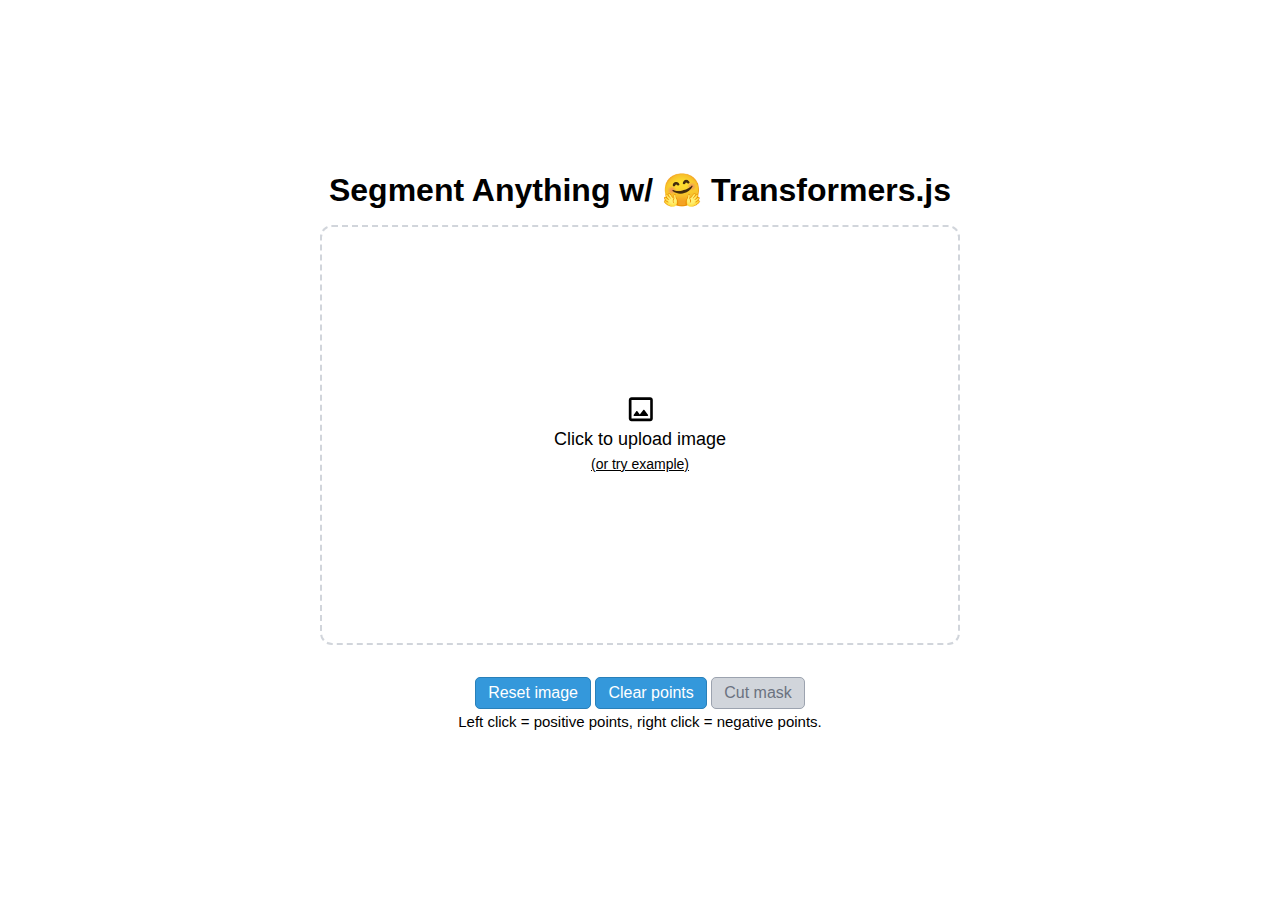
<file: demos/webgpu-sam/index.html>
<!DOCTYPE html>
<html lang="en">

<head>
    <meta charset="UTF-8" />
    <link rel="stylesheet" href="index.css" />

    <meta name="viewport" content="width=device-width, initial-scale=1.0" />
    <title>Transformers.js - Segment Anything</title>
</head>

<body>
    <h1>Segment Anything w/ 🤗 Transformers.js</h1>
    <div id="container">
        <label id="upload-button" for="upload">
            <svg width="25" height="25" viewBox="0 0 25 25" fill="none" xmlns="http://www.w3.org/2000/svg">
                <path fill="#000"
                    d="M3.5 24.3a3 3 0 0 1-1.9-.8c-.5-.5-.8-1.2-.8-1.9V2.9c0-.7.3-1.3.8-1.9.6-.5 1.2-.7 2-.7h18.6c.7 0 1.3.2 1.9.7.5.6.7 1.2.7 2v18.6c0 .7-.2 1.4-.7 1.9a3 3 0 0 1-2 .8H3.6Zm0-2.7h18.7V2.9H3.5v18.7Zm2.7-2.7h13.3c.3 0 .5 0 .6-.3v-.7l-3.7-5a.6.6 0 0 0-.6-.2c-.2 0-.4 0-.5.3l-3.5 4.6-2.4-3.3a.6.6 0 0 0-.6-.3c-.2 0-.4.1-.5.3l-2.7 3.6c-.1.2-.2.4 0 .7.1.2.3.3.6.3Z">
                </path>
            </svg>
            Click to upload image
            <label id="example">(or try example)</label>
        </label>
        <canvas id="mask-output"></canvas>
    </div>
    <label id="status"></label>
    <div id="controls">
        <button id="reset-image">Reset image</button>
        <button id="clear-points">Clear points</button>
        <button id="cut-mask" disabled>Cut mask</button>
    </div>
    <p id="information">
        Left click = positive points, right click = negative points.
    </p>
    <input id="upload" type="file" accept="image/*" />

    <script src="index.js" type="module"></script>
</body>

</html>
</file>
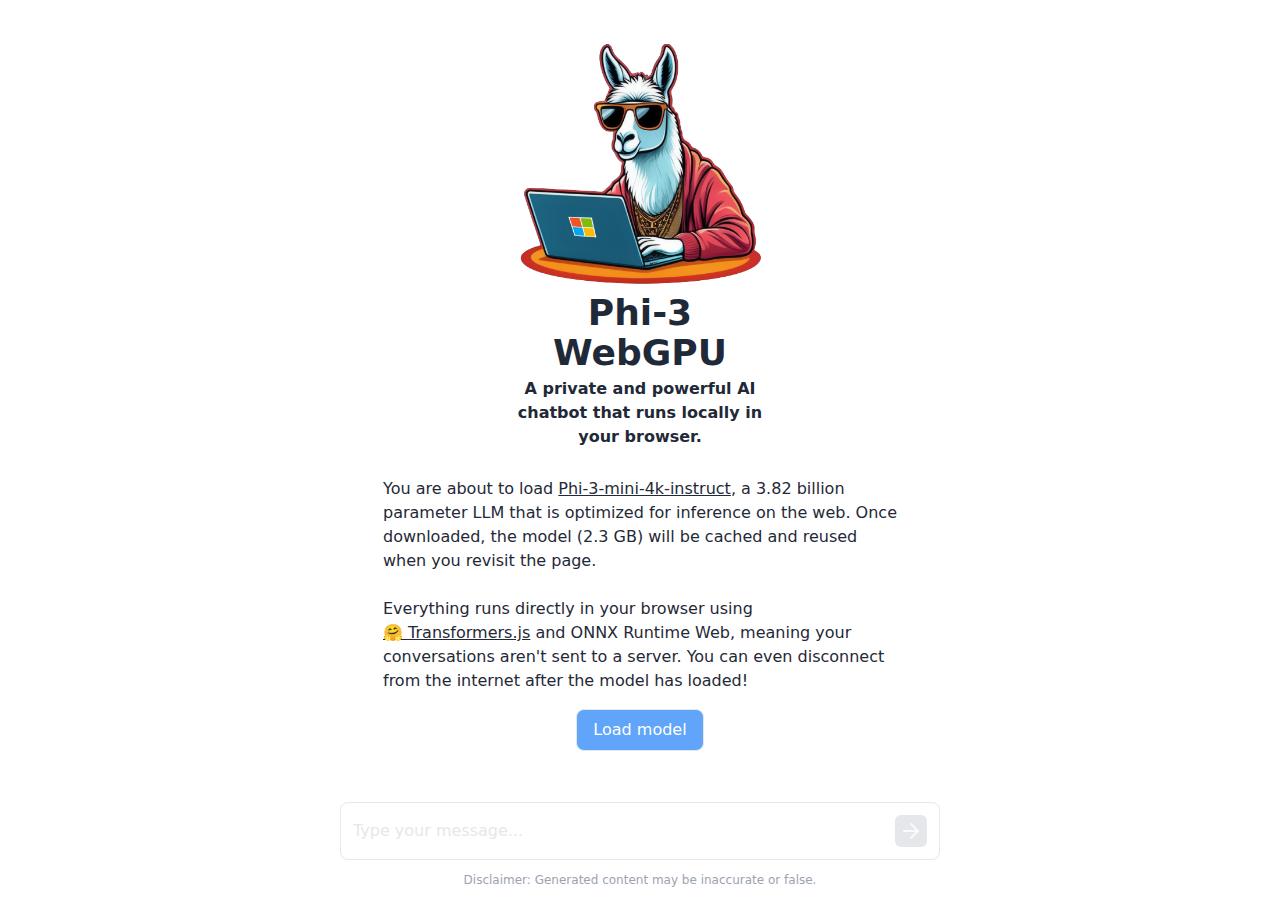
<file: demos/webgpu-tjs-phi3/index.html>
<!doctype html>
<html lang="en">

<head>
  <meta charset="UTF-8" />
  <link rel="icon" type="image/svg+xml" href="/vite.svg" />
  <meta name="viewport" content="width=device-width, initial-scale=1.0" />
  <title>Phi-3 WebGPU</title>
  <script type="module" crossorigin src="assets/index-MGeDY1NI.js"></script>
  <link rel="stylesheet" crossorigin href="assets/index-BtOgDd9V.css">
</head>

<body>
  <div id="root"></div>

</body>

</html>
</file>
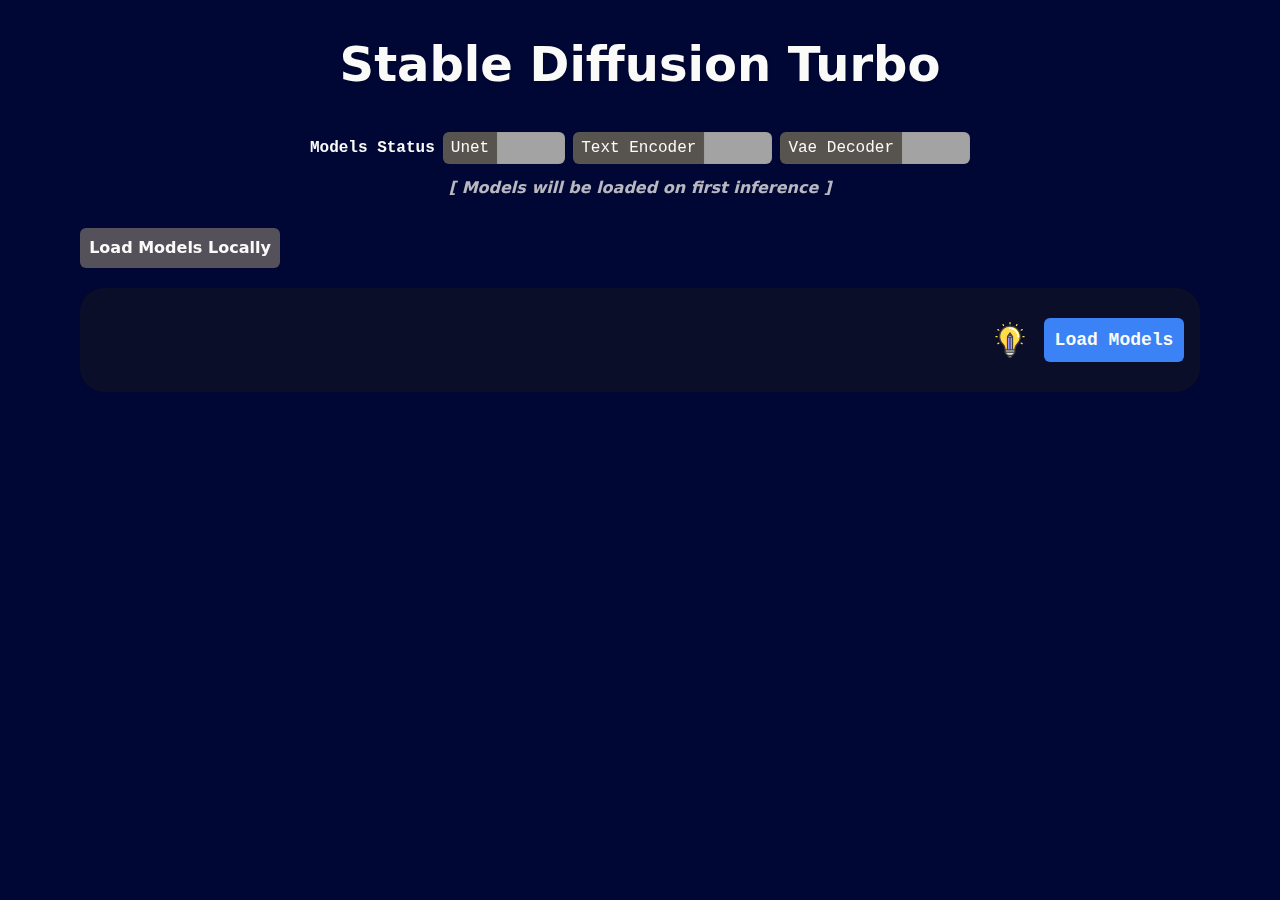
<file: demos/webgpu-stable-diffusion/stable-diffusion.html>
<!--
 *  Copyright (C) 2024 Intel Corporation. All rights reserved.
 *  Licensed under the Apache License 2.0. See LICENSE in the project root for license information.
 *  SPDX-License-Identifier: Apache-2.0
  -->

<!doctype html>
<html lang="en">
  <head>
    <meta charset="UTF-8" />
    <meta name="viewport" content="width=device-width, initial-scale=1.0" />
    <link href="../../style/tailwind.css" rel="stylesheet" />
    <link href="../../style/general.css" rel="stylesheet" />
    <title>Stable Diffusion Turbo</title>

    <style>
      textarea:focus {
        outline: none;
        border: 1px solid #000;
      }

      section#progressDisplaySection,
      section#imageDisplaySection {
        transition: all 0.7s ease-in-out;
      }
      section#imageDisplaySection.disappear,
      section#progressDisplaySection.disappear {
        margin-top: 0;
        padding: 0;
        opacity: 0;
        max-height: 0;
      }

      section#imageDisplaySection.disappear {
        & div,
        & canvas {
          max-height: 0;
        }
      }

      section#progressDisplaySection {
        opacity: 1;
        max-height: 150px;
      }

      section#imageDisplaySection {
        div#canvasWrapper {
          backdrop-filter: blur(10px);
          box-shadow: 10px 15px 20px 1px rgba(0, 0, 0, 0.15);
        }
        opacity: 1;
        max-height: 600px;
      }

      section#promptInputSection.running-mode {
        & textarea,
        & button {
          cursor: not-allowed;
          opacity: 0.6;
        }
      }
    </style>
  </head>
  <body>
    <div id="naviBar" class="sticky top-0 z-50"></div>

    <div class="main-content container mx-auto my-8 w-full px-8 lg:px-20">
      <div>
        <h1 class="text-shadow-sm">
          <span
            class="mt-2 font-sans block text-3xl font-extrabold md:text-4xl lg:text-5xl text-stone-50 text-center"
            >Stable Diffusion Turbo</span
          >
        </h1>
      </div>

      <div>
        <section id="modelStatusPanel" class="grid grid-rows">
          <div
            class="text-nowrap justify-self-center flex gap-2 2xl:gap-4 items-center text-stone-100 max-w-100 rounded-2xl backdrop-blur-xl px-2 font-mono mt-10"
          >
            <div class="text-md text-stone-50 font-semibold">Models Status</div>

            <div class="flex flex-wrap items-center gap-2 2xl:gap-4">
              <div class="flex items-center justify-between">
                <span
                  class="rounded-l-md bg-stone-600 px-2 py-1 text-stone-50 ring-1 ring-inset ring-stone-500/10"
                >
                  Unet</span
                >

                <span
                  id="unetStatusBar"
                  class="rounded-r-md bg-neutral-400 min-h-[32px] min-w-[68px] px-2 py-1 text-stone-50 ring-1 ring-inset ring-stone-500/10"
                >
                </span>
              </div>
              <div class="flex items-center justify-between">
                <span
                  class="rounded-l-md bg-stone-600 px-2 py-1 text-stone-50 ring-1 ring-inset ring-stone-500/10"
                >
                  Text Encoder</span
                >

                <span
                  id="text_encoderStatusBar"
                  class="rounded-r-md bg-neutral-400 min-h-[32px] min-w-[68px] px-2 py-1 my-1 text-stone-50 ring-1 ring-inset ring-stone-500/10"
                >
                </span>
              </div>
              <div class="flex items-center justify-between">
                <span
                  class="rounded-l-md bg-stone-600 px-2 py-1 text-stone-50 ring-1 ring-inset ring-stone-500/10"
                >
                  Vae Decoder</span
                >

                <span
                  id="vae_decoderStatusBar"
                  class="rounded-r-md bg-neutral-400 min-h-[32px] min-w-[68px] px-2 py-1 my-1 text-stone-50 ring-1 ring-inset ring-stone-500/10"
                >
                </span>
              </div>
            </div>
          </div>

          <div
            id="loadModelPromptContent"
            class="justify-self-center italic p-2 text-stone-200/80 text-md font-semibold"
          >
            [ Models will be loaded on first inference ]
          </div>

          <div class="w-full flex justify-between gap-4 items-center mt-5">
            <div class="relative">
              <button
                id="loadModelBtn"
                class="w-[200px] control-entry bg-stone-500/70 hover:bg-stone-500 duration-200 text-stone-50 font-semibold p-2 rounded-md"
              >
                Load Models Locally
              </button>
              <div
                id="modelPopover"
                class="transition-all ease-in-out delay-300 -z-50 opacity-0 absolute -top-[80px] left-[160px] backdrop-blur-xl"
              >
                <div
                  class="w-screen max-w-[300px] flex flex-col overflow-hidden rounded-2xl bg-stone-50/30 p-2"
                >
                  <span class="font-semibold text-md p-2 italic"
                    >Required files</span
                  >

                  <div
                    class="min-h-[40px] flex bg-stone-200 rounded-md text-sm items-center justify-between gap-2 font-mono p-1 m-1"
                  >
                    <a
                      class="text-gray-900 font-semibold text-indigo-600 px-1"
                      href="https://huggingface.co/schmuell/sd-turbo-ort-web/tree/main/unet"
                      target="_blank"
                      >Unet
                      <span
                        id="unetStatusFlag"
                        class="hidden text-lg text-green-600"
                        >√</span
                      ></a
                    >

                    <button
                      class="px-2 mx-2 rounded-md text-stone-50 outline outline-1 bg-stone-500/50 hover:bg-stone-500/90"
                    >
                      <label class="cursor-pointer" for="uploadInput4Unet"
                        >Load</label
                      >
                      <input
                        style="display: none"
                        type="file"
                        id="uploadInput4Unet"
                        multiple
                      />
                    </button>
                  </div>

                  <div
                    class="min-h-[40px] flex bg-stone-200 rounded-md text-sm items-center justify-between gap-2 font-mono p-1 m-1"
                  >
                    <a
                      class="text-gray-900 font-semibold text-indigo-600 px-1"
                      href="https://huggingface.co/schmuell/sd-turbo-ort-web/tree/main/unet"
                      target="_blank"
                      >Vae Decoder
                      <span
                        id="vae_decoderStatusFlag"
                        class="hidden text-lg text-green-600"
                        >√</span
                      ></a
                    >

                    <button
                      class="px-2 mx-2 rounded-md text-stone-50 outline outline-1 bg-stone-500/50 hover:bg-stone-500/90"
                    >
                      <label
                        class="cursor-pointer"
                        for="uploadInput4vae_decoder"
                        >Load</label
                      >
                      <input
                        style="display: none"
                        type="file"
                        id="uploadInput4vae_decoder"
                        multiple
                      />
                    </button>
                  </div>

                  <div
                    class="min-h-[40px] flex bg-stone-200 rounded-md text-sm items-center justify-between gap-2 font-mono p-1 m-1"
                  >
                    <a
                      class="text-gray-900 font-semibold text-indigo-600 px-1"
                      href="https://huggingface.co/schmuell/sd-turbo-ort-web/tree/main/unet"
                      target="_blank"
                      >Text Encoder
                      <span
                        id="text_encoderStatusFlag"
                        class="hidden text-lg text-green-600"
                        >√</span
                      ></a
                    >

                    <button
                      class="px-2 mx-2 rounded-md text-stone-50 outline outline-1 bg-stone-500/50 hover:bg-stone-500/90"
                    >
                      <label
                        class="cursor-pointer"
                        for="uploadInput4text_encoder"
                        >Load</label
                      >
                      <input
                        style="display: none"
                        type="file"
                        id="uploadInput4text_encoder"
                        multiple
                      />
                    </button>
                  </div>
                </div>
              </div>
            </div>

            <div
              id="progressBar"
              class="relative hidden rounded-2xl w-full min-h-[30px] bg-stone-200/40 flex items-center justify-between font-mono"
            ></div>

            <div
              class="rounded-md bg-stone-50/60 text-base font-semibold text-stone-800 mt-2 2xl:mt-0"
            >
              <button id="logPanel" class="hidden p-2" disabled>
                Loading models...
              </button>
            </div>
          </div>
        </section>
        <section
          id="progressDisplaySection"
          class="grid place-items-center mt-10 2xl:mt-20 p-4 disappear"
        >
          <div
            class="w-4/5 backdrop-blur-md flex flex-col items-center gap-y-3 text-stone-100"
          >
            <div class="text-left w-full -mb-1">
              <span
                id="downloadPrompt"
                class="font-mono items-center px-2"
              ></span>
            </div>

            <div
              id="unetModelWrapper"
              class="relative hidden rounded-2xl w-full min-h-[30px] bg-stone-200/40 flex items-center justify-between font-mono"
            ></div>

            <div
              id="text_encoderModelWrapper"
              class="relative hidden rounded-2xl w-full min-h-[30px] bg-stone-200/40 flex items-center justify-between font-mono"
            ></div>

            <div
              id="vae_decoderModelWrapper"
              class="relative hidden rounded-2xl w-full min-h-[30px] bg-stone-200/40 flex items-center justify-between font-mono"
            ></div>
          </div>
        </section>
        <section
          id="imageDisplaySection"
          class="disappear 2xl:mt-20 p-4 grid place-items-center"
        >
          <div
            id="canvasWrapper"
            class="bg-stone-900/40 w-[512px] h-[512px] rounded-3xl"
          >
            <div
              id="generatingProgress"
              class="absolute_center grid justify-items-center"
            >
              <svg
                class="py-2"
                width="80"
                height="80"
                viewBox="0 0 25 25"
                fill="none"
                xmlns="http://www.w3.org/2000/svg"
              >
                <path
                  fill="#000"
                  d="M3.5 24.3a3 3 0 0 1-1.9-.8c-.5-.5-.8-1.2-.8-1.9V2.9c0-.7.3-1.3.8-1.9.6-.5 1.2-.7 2-.7h18.6c.7 0 1.3.2 1.9.7.5.6.7 1.2.7 2v18.6c0 .7-.2 1.4-.7 1.9a3 3 0 0 1-2 .8H3.6Zm0-2.7h18.7V2.9H3.5v18.7Zm2.7-2.7h13.3c.3 0 .5 0 .6-.3v-.7l-3.7-5a.6.6 0 0 0-.6-.2c-.2 0-.4 0-.5.3l-3.5 4.6-2.4-3.3a.6.6 0 0 0-.6-.3c-.2 0-.4.1-.5.3l-2.7 3.6c-.1.2-.2.4 0 .7.1.2.3.3.6.3Z"
                ></path>
              </svg>
              <div
                class="inline-flex items-center rounded-md bg-stone-50/60 px-2 py-1 text-base font-semibold text-stone-500 ring-1 ring-inset ring-stone-500/10"
              >
                <button id="status" disabled>Generating Image...</button>
              </div>
            </div>

            <canvas id="canvas" width="512" height="512">
              Canvas is not supported. You'll need to try a newer browser
              version or another browser.
            </canvas>
          </div>
        </section>
        <section
          id="promptInputSection"
          class="relative flex bg-stone-900/40 backdrop-blur-md font-mono text-stone-50 rounded-3xl p-4 mt-5 2xl:mt-10"
        >
          <div class="absolute_center">
            <svg
              fill="#5693f5"
              version="1.1"
              id="loadingIcon"
              class="animate-spin hidden"
              height="30px"
              width="30px"
              xmlns="http://www.w3.org/2000/svg"
              xmlns:xlink="http://www.w3.org/1999/xlink"
              viewBox="0 0 330 330"
              xml:space="preserve"
              stroke="#5693f5"
            >
              <g id="SVGRepo_bgCarrier" stroke-width="0"></g>
              <g
                id="SVGRepo_tracerCarrier"
                stroke-linecap="round"
                stroke-linejoin="round"
              ></g>
              <g id="SVGRepo_iconCarrier">
                <g id="XMLID_2_">
                  <path
                    id="XMLID_4_"
                    d="M97.5,165c0-8.284-6.716-15-15-15h-60c-8.284,0-15,6.716-15,15s6.716,15,15,15h60 C90.784,180,97.5,173.284,97.5,165z"
                  ></path>
                  <path
                    id="XMLID_5_"
                    d="M307.5,150h-30c-8.284,0-15,6.716-15,15s6.716,15,15,15h30c8.284,0,15-6.716,15-15S315.784,150,307.5,150z"
                  ></path>
                  <path
                    id="XMLID_6_"
                    d="M172.5,90c8.284,0,15-6.716,15-15V15c0-8.284-6.716-15-15-15s-15,6.716-15,15v60 C157.5,83.284,164.216,90,172.5,90z"
                  ></path>
                  <path
                    id="XMLID_7_"
                    d="M172.501,240c-8.284,0-15,6.716-15,15v60c0,8.284,6.716,15,15,15c8.284,0,15-6.716,15-15v-60 C187.501,246.716,180.785,240,172.501,240z"
                  ></path>
                  <path
                    id="XMLID_8_"
                    d="M77.04,48.327c-5.856-5.858-15.354-5.857-21.213,0c-5.858,5.858-5.858,15.355,0,21.213l42.427,42.428 c2.929,2.929,6.768,4.394,10.606,4.394c3.838,0,7.678-1.465,10.606-4.393c5.858-5.858,5.858-15.355,0-21.213L77.04,48.327z"
                  ></path>
                  <path
                    id="XMLID_9_"
                    d="M246.746,218.034c-5.857-5.857-15.355-5.857-21.213,0c-5.858,5.858-5.857,15.355,0,21.213l42.428,42.426 c2.929,2.929,6.768,4.393,10.607,4.393c3.839,0,7.678-1.465,10.606-4.393c5.858-5.858,5.858-15.355,0-21.213L246.746,218.034z"
                  ></path>
                  <path
                    id="XMLID_10_"
                    d="M98.254,218.034L55.828,260.46c-5.858,5.858-5.858,15.355,0,21.213c2.929,2.929,6.768,4.393,10.607,4.393 c3.839,0,7.678-1.464,10.606-4.393l42.426-42.426c5.858-5.858,5.858-15.355,0-21.213 C113.609,212.176,104.111,212.176,98.254,218.034z"
                  ></path>
                </g>
              </g>
            </svg>
          </div>
          <textarea
            class="w-full font-sans lg:text-lg"
            rows="3"
            id="userInput"
            style="
              resize: none;
              height: 72px;
              border-width: 0px;
              background-color: transparent;
            "
          ></textarea>
          <div class="flex flex-row-reverse items-center gap-x-4 text-lg">
            <button
              id="loadModelsTriggerBtn"
              type="button"
              class="w-[140px] ease-in-out bg-blue-500 hover:-translate-y-1 hover:bg-indigo-500 duration-200 text-stone-50 font-semibold p-2 rounded-md"
            >
              Load Models
            </button>

            <button
              id="generateTriggerBtn"
              type="button"
              class="hidden ease-in-out bg-blue-500 hover:-translate-y-1 hover:bg-indigo-500 duration-200 text-stone-50 font-semibold p-2 rounded-md"
            >
              Generate
            </button>

            <button
              id="promptInspireBtn"
              title="Give me one prompt"
              class="pl-2"
            >
              <svg
                class="transition ease-in-out hover:-translate-y-1 duration-200 brightness-125"
                width="36px"
                height="36px"
                version="1.1"
                id="Layer_1"
                xmlns="http://www.w3.org/2000/svg"
                xmlns:xlink="http://www.w3.org/1999/xlink"
                viewBox="0 0 511.999 511.999"
                xml:space="preserve"
                fill="#000000"
              >
                <g id="SVGRepo_bgCarrier" stroke-width="0"></g>
                <g
                  id="SVGRepo_tracerCarrier"
                  stroke-linecap="round"
                  stroke-linejoin="round"
                ></g>
                <g id="SVGRepo_iconCarrier">
                  <path
                    style="fill: #999999"
                    d="M279.883,474.891v11.037c0,9.32-7.554,16.875-16.875,16.875h-14.005 c-9.32,0-16.875-7.554-16.875-16.875v-11.037c4.317,1.006,8.817,1.545,13.453,1.545h20.836 C271.053,476.436,275.554,475.896,279.883,474.891z"
                  ></path>
                  <g>
                    <path
                      style="fill: #b3b3b3"
                      d="M187.76,428.608h136.492c-4.329,22.847-21.866,41.021-44.369,46.282 c-4.329,1.006-8.83,1.545-13.465,1.545h-20.836c-4.636,0-9.136-0.54-13.453-1.545C209.626,469.63,192.089,451.455,187.76,428.608z"
                    ></path>
                    <path
                      style="fill: #b3b3b3"
                      d="M325.295,396.503v21.056c0,3.777-0.356,7.468-1.042,11.049H187.76 c-0.687-3.581-1.042-7.272-1.042-11.049v-21.056h33.111h36.177h36.177H325.295z"
                    ></path>
                  </g>
                  <path
                    style="fill: #f95428"
                    d="M256.006,155.133l19.205,28.647c-5.482,3.691-12.092,5.85-19.205,5.85s-13.711-2.146-19.205-5.85 L256.006,155.133z"
                  ></path>
                  <path
                    style="fill: #cccccc"
                    d="M275.211,183.78l16.973,25.312h-0.012c-11.54,4.991-23.852,7.481-36.165,7.481 c-12.325,0-24.637-2.489-36.177-7.481l16.973-25.312c5.494,3.704,12.092,5.85,19.205,5.85 C263.119,189.63,269.729,187.472,275.211,183.78z"
                  ></path>
                  <g>
                    <path
                      style="fill: #8684f5"
                      d="M292.183,209.092v187.41h-36.177V216.585v-0.012c12.313,0,24.625-2.489,36.165-7.481H292.183z"
                    ></path>
                    <path
                      style="fill: #8684f5"
                      d="M256.006,216.585v179.917h-36.177v-187.41c11.54,4.991,23.852,7.481,36.177,7.481V216.585z"
                    ></path>
                  </g>
                  <path
                    style="fill: #f7b239"
                    d="M402.837,206.554c0,39.77-15.82,75.837-41.487,102.277c-22.871,23.546-36.055,54.842-36.055,87.672 h-33.111v-187.41l-16.973-25.312l-19.205-28.647l-19.205,28.647l-16.973,25.312v187.41h-33.111 c0-32.891-13.281-64.163-36.165-87.782c-25.189-25.986-40.862-61.256-41.377-100.18c-1.067-80.657,64.064-147.664,144.709-148.805 C335.952,58.583,402.837,124.756,402.837,206.554z"
                  ></path>
                  <g>
                    <path
                      style="fill: #ffffff"
                      d="M372.178,215.751c-5.08,0-9.198-4.118-9.198-9.198c0-47.507-31.917-89.812-77.618-102.877 c-4.883-1.397-7.711-6.487-6.314-11.372c1.397-4.885,6.489-7.71,11.371-6.316c53.553,15.311,90.956,64.888,90.956,120.563 C381.376,211.633,377.258,215.751,372.178,215.751z"
                    ></path>
                    <path
                      style="fill: #ffffff"
                      d="M262.39,99.751c-0.162,0-0.325-0.004-0.488-0.012c-2.081-0.109-4.124-0.157-6.075-0.159 c-0.438,0-0.876,0-1.313,0.01c-5.065,0.114-9.285-3.917-9.395-8.995c-0.11-5.078,3.917-9.285,8.995-9.395 c2.846-0.061,5.749,0.012,8.75,0.17c5.073,0.266,8.97,4.594,8.705,9.666C271.311,95.943,267.25,99.751,262.39,99.751z"
                    ></path>
                  </g>
                  <g>
                    <path
                      style="fill: #f7b239"
                      d="M455.337,217.738h-16.053c-5.08,0-9.198-4.118-9.198-9.198s4.118-9.198,9.198-9.198h16.053 c5.08,0,9.198,4.118,9.198,9.198S460.416,217.738,455.337,217.738z"
                    ></path>
                    <path
                      style="fill: #f7b239"
                      d="M72.703,217.738H56.662c-5.08,0-9.198-4.118-9.198-9.198s4.118-9.198,9.198-9.198h16.041 c5.08,0,9.198,4.118,9.198,9.198S77.784,217.738,72.703,217.738z"
                    ></path>
                    <path
                      style="fill: #f7b239"
                      d="M414.727,126.094c-3.181,0-6.275-1.652-7.977-4.607c-2.536-4.401-1.024-10.025,3.377-12.561 l13.919-8.02c4.401-2.535,10.025-1.024,12.561,3.377c2.536,4.401,1.024,10.025-3.377,12.561l-13.919,8.02 C417.866,125.698,416.286,126.094,414.727,126.094z"
                    ></path>
                    <path
                      style="fill: #f7b239"
                      d="M83.381,317.404c-3.179,0-6.27-1.649-7.974-4.601c-2.54-4.399-1.031-10.024,3.368-12.564 l13.895-8.02c4.4-2.54,10.024-1.031,12.564,3.368c2.54,4.399,1.031,10.024-3.368,12.564l-13.895,8.02 C86.522,317.007,84.94,317.404,83.381,317.404z"
                    ></path>
                    <path
                      style="fill: #f7b239"
                      d="M347.63,59.013c-1.561,0-3.143-0.397-4.591-1.235c-4.399-2.541-5.905-8.166-3.365-12.565 l8.033-13.907c2.541-4.399,8.167-5.905,12.565-3.364c4.399,2.541,5.905,8.166,3.365,12.565l-8.033,13.907 C353.899,57.365,350.808,59.013,347.63,59.013z"
                    ></path>
                    <path
                      style="fill: #f7b239"
                      d="M256.006,34.46c-5.08,0-9.198-4.118-9.198-9.198V9.198c0-5.08,4.118-9.198,9.198-9.198 s9.198,4.118,9.198,9.198v16.065C265.204,30.342,261.086,34.46,256.006,34.46z"
                    ></path>
                    <path
                      style="fill: #f7b239"
                      d="M164.369,59.013c-3.177,0-6.269-1.648-7.972-4.599l-8.033-13.907 c-2.541-4.399-1.034-10.024,3.365-12.565c4.398-2.54,10.023-1.035,12.565,3.364l8.033,13.907 c2.541,4.399,1.034,10.024-3.365,12.565C167.512,58.616,165.93,59.013,164.369,59.013z"
                    ></path>
                    <path
                      style="fill: #f7b239"
                      d="M97.271,126.094c-1.559,0-3.139-0.396-4.587-1.231l-13.907-8.02c-4.4-2.537-5.91-8.163-3.372-12.563 c2.537-4.401,8.161-5.911,12.563-3.372l13.907,8.02c4.4,2.537,5.91,8.163,3.372,12.563 C103.544,124.444,100.45,126.094,97.271,126.094z"
                    ></path>
                    <path
                      style="fill: #f7b239"
                      d="M428.63,317.404c-1.56,0-3.142-0.397-4.59-1.234l-13.895-8.02c-4.399-2.54-5.907-8.165-3.368-12.564 c2.54-4.4,8.165-5.906,12.564-3.368l13.895,8.02c4.399,2.54,5.907,8.165,3.368,12.564 C434.901,315.755,431.809,317.404,428.63,317.404z"
                    ></path>
                  </g>
                  <path
                    style="fill: #333333"
                    d="M365.546,95.448c-29.969-29.55-69.665-45.5-111.789-44.906 c-85.928,1.207-154.91,72.139-153.773,158.117c0.529,39.95,16.14,77.759,43.958,106.463c21.649,22.338,33.571,51.24,33.571,81.384 v21.058c0,29.592,18.988,54.821,45.414,64.178v4.186c0,14.376,11.696,26.072,26.072,26.072h14.004 c14.376,0,26.072-11.696,26.072-26.072v-4.187c26.424-9.358,45.409-34.587,45.409-64.177v-21.058 c0-30.189,11.882-59.051,33.46-81.269c28.428-29.273,44.083-67.87,44.083-108.681C412.029,164.462,395.522,125.004,365.546,95.448z M195.909,417.561v-11.86h120.182v11.86c0,0.619-0.025,1.234-0.047,1.848H195.956C195.934,418.796,195.909,418.182,195.909,417.561z M265.198,225.308c5.997-0.548,11.948-1.643,17.782-3.267v165.265h-17.782V225.308z M239.855,195.729 c5.098,2.033,10.558,3.098,16.146,3.098c5.586,0,11.043-1.066,16.142-3.098l5.787,8.632c-14.326,3.966-29.539,3.966-43.864,0 L239.855,195.729z M250.513,179.832l5.487-8.183l5.487,8.183c-1.787,0.395-3.623,0.6-5.484,0.6 C254.138,180.432,252.3,180.228,250.513,179.832z M229.02,222.042c5.834,1.624,11.784,2.718,17.782,3.267v161.998H229.02V222.042z M270.681,485.927c0,4.233-3.444,7.677-7.677,7.677H249c-4.233,0-7.677-3.444-7.677-7.677v-0.441 c1.412,0.087,2.829,0.147,4.263,0.147h20.831c1.434,0,2.854-0.06,4.266-0.147v0.441H270.681z M266.415,467.238h-20.831 c-20.183,0-37.581-12.107-45.347-29.432h111.524C303.996,455.132,286.599,467.238,266.415,467.238z M354.749,302.42 c-22.735,23.412-36.15,53.264-38.336,84.888h-15.039V209.092c0-1.824-0.542-3.607-1.559-5.122l-36.177-53.959 c-1.708-2.547-4.573-4.075-7.639-4.075c-3.066,0-5.932,1.528-7.639,4.075l-36.177,53.959c-1.015,1.515-1.559,3.298-1.559,5.122 v178.215h-15.041c-2.194-31.586-15.641-61.473-38.432-84.988c-24.538-25.319-38.307-58.668-38.773-93.904 c-0.484-36.559,13.405-71.25,39.107-97.685c25.705-26.439,59.988-41.281,96.532-41.795c0.666-0.01,1.331-0.013,1.997-0.013 c36.413,0,70.657,14.027,96.618,39.626c26.441,26.072,41.003,60.878,41.003,98.008C393.634,242.553,379.824,276.599,354.749,302.42z "
                  ></path>
                </g>
              </svg>
            </button>
          </div>
        </section>
      </div>

      <div id="status" style="font: 1em consolas"></div>
    </div>

    <footer id="footer"></footer>
  </body>

  <script type="module" src="./stable-diffusion.js"></script>
</html>
</file>
<file: demos/webgpu-sam/index.css>
* {
    box-sizing: border-box;
    padding: 0;
    margin: 0;
    font-family: sans-serif;
}

html,
body {
    height: 100%;
}

body {
    padding: 16px 32px;
}

body,
#container,
#upload-button {
    display: flex;
    flex-direction: column;
    justify-content: center;
    align-items: center;
}

h1 {
    text-align: center;
}

#container {
    position: relative;
    width: 640px;
    height: 420px;
    max-width: 100%;
    max-height: 100%;
    border: 2px dashed #D1D5DB;
    border-radius: 0.75rem;
    overflow: hidden;
    cursor: pointer;
    margin-top: 1rem;
    background-size: 100% 100%;
    background-position: center;
    background-repeat: no-repeat;
}

#mask-output {
    position: absolute;
    width: 100%;
    height: 100%;
    pointer-events: none;
}

#upload-button {
    gap: 0.4rem;
    font-size: 18px;
    cursor: pointer;
}

#upload {
    display: none;
}

svg {
    pointer-events: none;
}

#example {
    font-size: 14px;
    text-decoration: underline;
    cursor: pointer;
}

#example:hover {
    color: #2563EB;
}

canvas {
    position: absolute;
    width: 100%;
    height: 100%;
    opacity: 0.6;
}

#status {
    min-height: 16px;
    margin: 8px 0;
}

.icon {
    height: 16px;
    width: 16px;
    position: absolute;
    transform: translate(-50%, -50%);
}

#controls>button {
    padding: 6px 12px;
    background-color: #3498db;
    color: white;
    border: 1px solid #2980b9;
    border-radius: 5px;
    cursor: pointer;
    font-size: 16px;
}

#controls>button:disabled {
    background-color: #d1d5db;
    color: #6b7280;
    border: 1px solid #9ca3af;
    cursor: not-allowed;
}

#information {
    margin-top: 0.25rem;
    font-size: 15px;
}
</file>
<file: demos/webgpu-tjs-phi3/assets/index-BtOgDd9V.css>
@scope (.markdown){pre{margin:.5rem 0;white-space:break-spaces}code{padding:.2em .4em;border-radius:4px;font-family:Consolas,Monaco,Andale Mono,Ubuntu Mono,monospace;font-size:.9em}pre,code{background-color:#f2f2f2}@media (prefers-color-scheme: dark){pre,code{background-color:#333}}pre:has(code){padding:1rem .5rem}pre>code{padding:0}h1,h2,h3,h4,h5,h6{font-weight:600;line-height:1.2}h1{font-size:2em;margin:1rem 0}h2{font-size:1.5em;margin:.83rem 0}h3{font-size:1.25em;margin:.67rem 0}h4{font-size:1em;margin:.5rem 0}h5{font-size:.875em;margin:.33rem 0}h6{font-size:.75em;margin:.25rem 0}h1,h2,h3,h4,h5,h6:first-child{margin-top:0}ul{list-style-type:disc;margin-left:1.5rem}ol{list-style-type:decimal;margin-left:1.5rem}li{margin:.25rem 0}p:not(:first-child){margin-top:.75rem}p:not(:last-child){margin-bottom:.75rem}}*,:before,:after{box-sizing:border-box;border-width:0;border-style:solid;border-color:#e5e7eb}:before,:after{--tw-content: ""}html,:host{line-height:1.5;-webkit-text-size-adjust:100%;-moz-tab-size:4;-o-tab-size:4;tab-size:4;font-family:ui-sans-serif,system-ui,sans-serif,"Apple Color Emoji","Segoe UI Emoji",Segoe UI Symbol,"Noto Color Emoji";font-feature-settings:normal;font-variation-settings:normal;-webkit-tap-highlight-color:transparent}body{margin:0;line-height:inherit}hr{height:0;color:inherit;border-top-width:1px}abbr:where([title]){-webkit-text-decoration:underline dotted;text-decoration:underline dotted}h1,h2,h3,h4,h5,h6{font-size:inherit;font-weight:inherit}a{color:inherit;text-decoration:inherit}b,strong{font-weight:bolder}code,kbd,samp,pre{font-family:ui-monospace,SFMono-Regular,Menlo,Monaco,Consolas,Liberation Mono,Courier New,monospace;font-feature-settings:normal;font-variation-settings:normal;font-size:1em}small{font-size:80%}sub,sup{font-size:75%;line-height:0;position:relative;vertical-align:baseline}sub{bottom:-.25em}sup{top:-.5em}table{text-indent:0;border-color:inherit;border-collapse:collapse}button,input,optgroup,select,textarea{font-family:inherit;font-feature-settings:inherit;font-variation-settings:inherit;font-size:100%;font-weight:inherit;line-height:inherit;letter-spacing:inherit;color:inherit;margin:0;padding:0}button,select{text-transform:none}button,input:where([type=button]),input:where([type=reset]),input:where([type=submit]){-webkit-appearance:button;background-color:transparent;background-image:none}:-moz-focusring{outline:auto}:-moz-ui-invalid{box-shadow:none}progress{vertical-align:baseline}::-webkit-inner-spin-button,::-webkit-outer-spin-button{height:auto}[type=search]{-webkit-appearance:textfield;outline-offset:-2px}::-webkit-search-decoration{-webkit-appearance:none}::-webkit-file-upload-button{-webkit-appearance:button;font:inherit}summary{display:list-item}blockquote,dl,dd,h1,h2,h3,h4,h5,h6,hr,figure,p,pre{margin:0}fieldset{margin:0;padding:0}legend{padding:0}ol,ul,menu{list-style:none;margin:0;padding:0}dialog{padding:0}textarea{resize:vertical}input::-moz-placeholder,textarea::-moz-placeholder{opacity:1;color:#9ca3af}input::placeholder,textarea::placeholder{opacity:1;color:#9ca3af}button,[role=button]{cursor:pointer}:disabled{cursor:default}img,svg,video,canvas,audio,iframe,embed,object{display:block;vertical-align:middle}img,video{max-width:100%;height:auto}[hidden]{display:none}*,:before,:after{--tw-border-spacing-x: 0;--tw-border-spacing-y: 0;--tw-translate-x: 0;--tw-translate-y: 0;--tw-rotate: 0;--tw-skew-x: 0;--tw-skew-y: 0;--tw-scale-x: 1;--tw-scale-y: 1;--tw-pan-x: ;--tw-pan-y: ;--tw-pinch-zoom: ;--tw-scroll-snap-strictness: proximity;--tw-gradient-from-position: ;--tw-gradient-via-position: ;--tw-gradient-to-position: ;--tw-ordinal: ;--tw-slashed-zero: ;--tw-numeric-figure: ;--tw-numeric-spacing: ;--tw-numeric-fraction: ;--tw-ring-inset: ;--tw-ring-offset-width: 0px;--tw-ring-offset-color: #fff;--tw-ring-color: rgb(59 130 246 / .5);--tw-ring-offset-shadow: 0 0 #0000;--tw-ring-shadow: 0 0 #0000;--tw-shadow: 0 0 #0000;--tw-shadow-colored: 0 0 #0000;--tw-blur: ;--tw-brightness: ;--tw-contrast: ;--tw-grayscale: ;--tw-hue-rotate: ;--tw-invert: ;--tw-saturate: ;--tw-sepia: ;--tw-drop-shadow: ;--tw-backdrop-blur: ;--tw-backdrop-brightness: ;--tw-backdrop-contrast: ;--tw-backdrop-grayscale: ;--tw-backdrop-hue-rotate: ;--tw-backdrop-invert: ;--tw-backdrop-opacity: ;--tw-backdrop-saturate: ;--tw-backdrop-sepia: ;--tw-contain-size: ;--tw-contain-layout: ;--tw-contain-paint: ;--tw-contain-style: }::backdrop{--tw-border-spacing-x: 0;--tw-border-spacing-y: 0;--tw-translate-x: 0;--tw-translate-y: 0;--tw-rotate: 0;--tw-skew-x: 0;--tw-skew-y: 0;--tw-scale-x: 1;--tw-scale-y: 1;--tw-pan-x: ;--tw-pan-y: ;--tw-pinch-zoom: ;--tw-scroll-snap-strictness: proximity;--tw-gradient-from-position: ;--tw-gradient-via-position: ;--tw-gradient-to-position: ;--tw-ordinal: ;--tw-slashed-zero: ;--tw-numeric-figure: ;--tw-numeric-spacing: ;--tw-numeric-fraction: ;--tw-ring-inset: ;--tw-ring-offset-width: 0px;--tw-ring-offset-color: #fff;--tw-ring-color: rgb(59 130 246 / .5);--tw-ring-offset-shadow: 0 0 #0000;--tw-ring-shadow: 0 0 #0000;--tw-shadow: 0 0 #0000;--tw-shadow-colored: 0 0 #0000;--tw-blur: ;--tw-brightness: ;--tw-contrast: ;--tw-grayscale: ;--tw-hue-rotate: ;--tw-invert: ;--tw-saturate: ;--tw-sepia: ;--tw-drop-shadow: ;--tw-backdrop-blur: ;--tw-backdrop-brightness: ;--tw-backdrop-contrast: ;--tw-backdrop-grayscale: ;--tw-backdrop-hue-rotate: ;--tw-backdrop-invert: ;--tw-backdrop-opacity: ;--tw-backdrop-saturate: ;--tw-backdrop-sepia: ;--tw-contain-size: ;--tw-contain-layout: ;--tw-contain-paint: ;--tw-contain-style: }.static{position:static}.fixed{position:fixed}.absolute{position:absolute}.relative{position:relative}.bottom-0{bottom:0}.bottom-3{bottom:.75rem}.right-3{right:.75rem}.z-10{z-index:10}.mx-auto{margin-left:auto;margin-right:auto}.my-3{margin-top:.75rem;margin-bottom:.75rem}.mb-0{margin-bottom:0}.mb-0\.5{margin-bottom:.125rem}.mb-1{margin-bottom:.25rem}.mb-3{margin-bottom:.75rem}.mb-4{margin-bottom:1rem}.mr-1{margin-right:.25rem}.mt-2{margin-top:.5rem}.mt-auto{margin-top:auto}.block{display:block}.flex{display:flex}.h-2{height:.5rem}.h-2\.5{height:.625rem}.h-6{height:1.5rem}.h-8{height:2rem}.h-full{height:100%}.h-screen{height:100vh}.max-h-\[200px\]{max-height:200px}.min-h-6{min-height:1.5rem}.w-2{width:.5rem}.w-2\.5{width:.625rem}.w-6{width:1.5rem}.w-8{width:2rem}.w-\[550px\]{width:550px}.w-\[600px\]{width:600px}.w-full{width:100%}.w-screen{width:100vw}.min-w-6{min-width:1.5rem}.max-w-\[250px\]{max-width:250px}.max-w-\[500px\]{max-width:500px}.max-w-\[514px\]{max-width:514px}.max-w-\[80\%\]{max-width:80%}.max-w-\[960px\]{max-width:960px}.flex-1{flex:1 1 0%}@keyframes pulse{50%{opacity:.5}}.animate-pulse{animation:pulse 2s cubic-bezier(.4,0,.6,1) infinite}.cursor-pointer{cursor:pointer}.select-none{-webkit-user-select:none;-moz-user-select:none;user-select:none}.resize-none{resize:none}.flex-col{flex-direction:column}.items-start{align-items:flex-start}.items-center{align-items:center}.justify-end{justify-content:flex-end}.justify-center{justify-content:center}.gap-1{gap:.25rem}.space-x-4>:not([hidden])~:not([hidden]){--tw-space-x-reverse: 0;margin-right:calc(1rem * var(--tw-space-x-reverse));margin-left:calc(1rem * calc(1 - var(--tw-space-x-reverse)))}.space-y-4>:not([hidden])~:not([hidden]){--tw-space-y-reverse: 0;margin-top:calc(1rem * calc(1 - var(--tw-space-y-reverse)));margin-bottom:calc(1rem * var(--tw-space-y-reverse))}.overflow-auto{overflow:auto}.overflow-hidden{overflow:hidden}.overflow-y-auto{overflow-y:auto}.whitespace-nowrap{white-space:nowrap}.rounded-full{border-radius:9999px}.rounded-lg{border-radius:.5rem}.rounded-md{border-radius:.375rem}.border{border-width:1px}.border-none{border-style:none}.bg-black{--tw-bg-opacity: 1;background-color:rgb(0 0 0 / var(--tw-bg-opacity))}.bg-blue-400{--tw-bg-opacity: 1;background-color:rgb(96 165 250 / var(--tw-bg-opacity))}.bg-blue-500{--tw-bg-opacity: 1;background-color:rgb(59 130 246 / var(--tw-bg-opacity))}.bg-gray-100{--tw-bg-opacity: 1;background-color:rgb(243 244 246 / var(--tw-bg-opacity))}.bg-gray-200{--tw-bg-opacity: 1;background-color:rgb(229 231 235 / var(--tw-bg-opacity))}.bg-gray-600{--tw-bg-opacity: 1;background-color:rgb(75 85 99 / var(--tw-bg-opacity))}.bg-gray-800{--tw-bg-opacity: 1;background-color:rgb(31 41 55 / var(--tw-bg-opacity))}.bg-transparent{background-color:transparent}.bg-white{--tw-bg-opacity: 1;background-color:rgb(255 255 255 / var(--tw-bg-opacity))}.bg-opacity-\[92\%\]{--tw-bg-opacity: 92%}.p-1{padding:.25rem}.p-4{padding:1rem}.p-6{padding:1.5rem}.px-1{padding-left:.25rem;padding-right:.25rem}.px-3{padding-left:.75rem;padding-right:.75rem}.px-4{padding-left:1rem;padding-right:1rem}.py-2{padding-top:.5rem;padding-bottom:.5rem}.py-4{padding-top:1rem;padding-bottom:1rem}.text-left{text-align:left}.text-center{text-align:center}.text-2xl{font-size:1.5rem;line-height:2rem}.text-4xl{font-size:2.25rem;line-height:2.5rem}.text-sm{font-size:.875rem;line-height:1.25rem}.text-xl{font-size:1.25rem;line-height:1.75rem}.text-xs{font-size:.75rem;line-height:1rem}.font-bold{font-weight:700}.font-medium{font-weight:500}.font-semibold{font-weight:600}.text-black{--tw-text-opacity: 1;color:rgb(0 0 0 / var(--tw-text-opacity))}.text-gray-400{--tw-text-opacity: 1;color:rgb(156 163 175 / var(--tw-text-opacity))}.text-gray-50{--tw-text-opacity: 1;color:rgb(249 250 251 / var(--tw-text-opacity))}.text-gray-500{--tw-text-opacity: 1;color:rgb(107 114 128 / var(--tw-text-opacity))}.text-gray-800{--tw-text-opacity: 1;color:rgb(31 41 55 / var(--tw-text-opacity))}.text-white{--tw-text-opacity: 1;color:rgb(255 255 255 / var(--tw-text-opacity))}.underline{text-decoration-line:underline}.placeholder-gray-500::-moz-placeholder{--tw-placeholder-opacity: 1;color:rgb(107 114 128 / var(--tw-placeholder-opacity))}.placeholder-gray-500::placeholder{--tw-placeholder-opacity: 1;color:rgb(107 114 128 / var(--tw-placeholder-opacity))}.outline-none{outline:2px solid transparent;outline-offset:2px}.filter{filter:var(--tw-blur) var(--tw-brightness) var(--tw-contrast) var(--tw-grayscale) var(--tw-hue-rotate) var(--tw-invert) var(--tw-saturate) var(--tw-sepia) var(--tw-drop-shadow)}.scrollbar-thin::-webkit-scrollbar{width:.5rem}.scrollbar-thin::-webkit-scrollbar-track{border-radius:9999px;--tw-bg-opacity: 1;background-color:rgb(243 244 246 / var(--tw-bg-opacity))}@media (prefers-color-scheme: dark){.scrollbar-thin::-webkit-scrollbar-track{--tw-bg-opacity: 1;background-color:rgb(55 65 81 / var(--tw-bg-opacity))}}.scrollbar-thin::-webkit-scrollbar-thumb{border-radius:9999px;--tw-bg-opacity: 1;background-color:rgb(209 213 219 / var(--tw-bg-opacity))}@media (prefers-color-scheme: dark){.scrollbar-thin::-webkit-scrollbar-thumb{--tw-bg-opacity: 1;background-color:rgb(75 85 99 / var(--tw-bg-opacity))}}.scrollbar-thin::-webkit-scrollbar-thumb:hover{--tw-bg-opacity: 1;background-color:rgb(107 114 128 / var(--tw-bg-opacity))}.animation-delay-200{animation-delay:.2s}.animation-delay-400{animation-delay:.4s}.overflow-wrap-anywhere{overflow-wrap:anywhere}.hover\:bg-blue-500:hover{--tw-bg-opacity: 1;background-color:rgb(59 130 246 / var(--tw-bg-opacity))}.disabled\:cursor-not-allowed:disabled{cursor:not-allowed}.disabled\:bg-blue-100:disabled{--tw-bg-opacity: 1;background-color:rgb(219 234 254 / var(--tw-bg-opacity))}.disabled\:text-gray-400:disabled{--tw-text-opacity: 1;color:rgb(156 163 175 / var(--tw-text-opacity))}.disabled\:placeholder-gray-200:disabled::-moz-placeholder{--tw-placeholder-opacity: 1;color:rgb(229 231 235 / var(--tw-placeholder-opacity))}.disabled\:placeholder-gray-200:disabled::placeholder{--tw-placeholder-opacity: 1;color:rgb(229 231 235 / var(--tw-placeholder-opacity))}@media (prefers-color-scheme: dark){.dark\:bg-gray-100{--tw-bg-opacity: 1;background-color:rgb(243 244 246 / var(--tw-bg-opacity))}.dark\:bg-gray-300{--tw-bg-opacity: 1;background-color:rgb(209 213 219 / var(--tw-bg-opacity))}.dark\:bg-gray-600{--tw-bg-opacity: 1;background-color:rgb(75 85 99 / var(--tw-bg-opacity))}.dark\:bg-gray-700{--tw-bg-opacity: 1;background-color:rgb(55 65 81 / var(--tw-bg-opacity))}.dark\:bg-gray-900{--tw-bg-opacity: 1;background-color:rgb(17 24 39 / var(--tw-bg-opacity))}.dark\:text-black{--tw-text-opacity: 1;color:rgb(0 0 0 / var(--tw-text-opacity))}.dark\:text-gray-100{--tw-text-opacity: 1;color:rgb(243 244 246 / var(--tw-text-opacity))}.dark\:text-gray-200{--tw-text-opacity: 1;color:rgb(229 231 235 / var(--tw-text-opacity))}.dark\:text-gray-300{--tw-text-opacity: 1;color:rgb(209 213 219 / var(--tw-text-opacity))}.dark\:text-gray-800{--tw-text-opacity: 1;color:rgb(31 41 55 / var(--tw-text-opacity))}.dark\:text-white{--tw-text-opacity: 1;color:rgb(255 255 255 / var(--tw-text-opacity))}.dark\:placeholder-gray-400::-moz-placeholder{--tw-placeholder-opacity: 1;color:rgb(156 163 175 / var(--tw-placeholder-opacity))}.dark\:placeholder-gray-400::placeholder{--tw-placeholder-opacity: 1;color:rgb(156 163 175 / var(--tw-placeholder-opacity))}}
</file>
<file: style/general.css>
/*-------------------------------------------------------------------------------------------------
 *  Copyright (C) 2024 Intel Corporation. All rights reserved.
 *  Licensed under the Apache License 2.0. See LICENSE in the project root for license information.
 *  SPDX-License-Identifier: Apache-2.0
 *-----------------------------------------------------------------------------------------------*/

body {
  /* background-image: linear-gradient(
    to right top,
    #2376f6,
    #008bf3,
    #0099e2,
    #00a3cb,
    #14aab5,
    #41aa9d,
    #62a987,
    #7fa576,
    #989855,
    #b58445,
    #cc6b50,
    #d55372
  );
  background-attachment: fixed; */
  background: rgba(0, 7, 52, 1) center / cover no-repeat
    fixed;
  overflow-x: hidden;
  display: flex;
  flex-direction: column;
  min-height: 100vh;
}

.text-shadow-sm {
  text-shadow: 1px 1px 3px rgba(0, 0, 0, 0.2);
}

.show {
  display: block;
}

.absolute_center {
  position: absolute;
  top: 50%;
  left: 50%;
  transform: translate(-50%, -50%);
}

.divider {
  width: 95%;
  margin: 10px auto;
  height: 1px;
  background-color: rgba(255, 255, 255, 0.2);
}

.main-content {
  flex: 1;
}

footer {
  padding: 0 10px 10px 10px;
  margin: 0 auto;
  text-align: center;
  border-top: 1px solid transparent;
}
</file>
